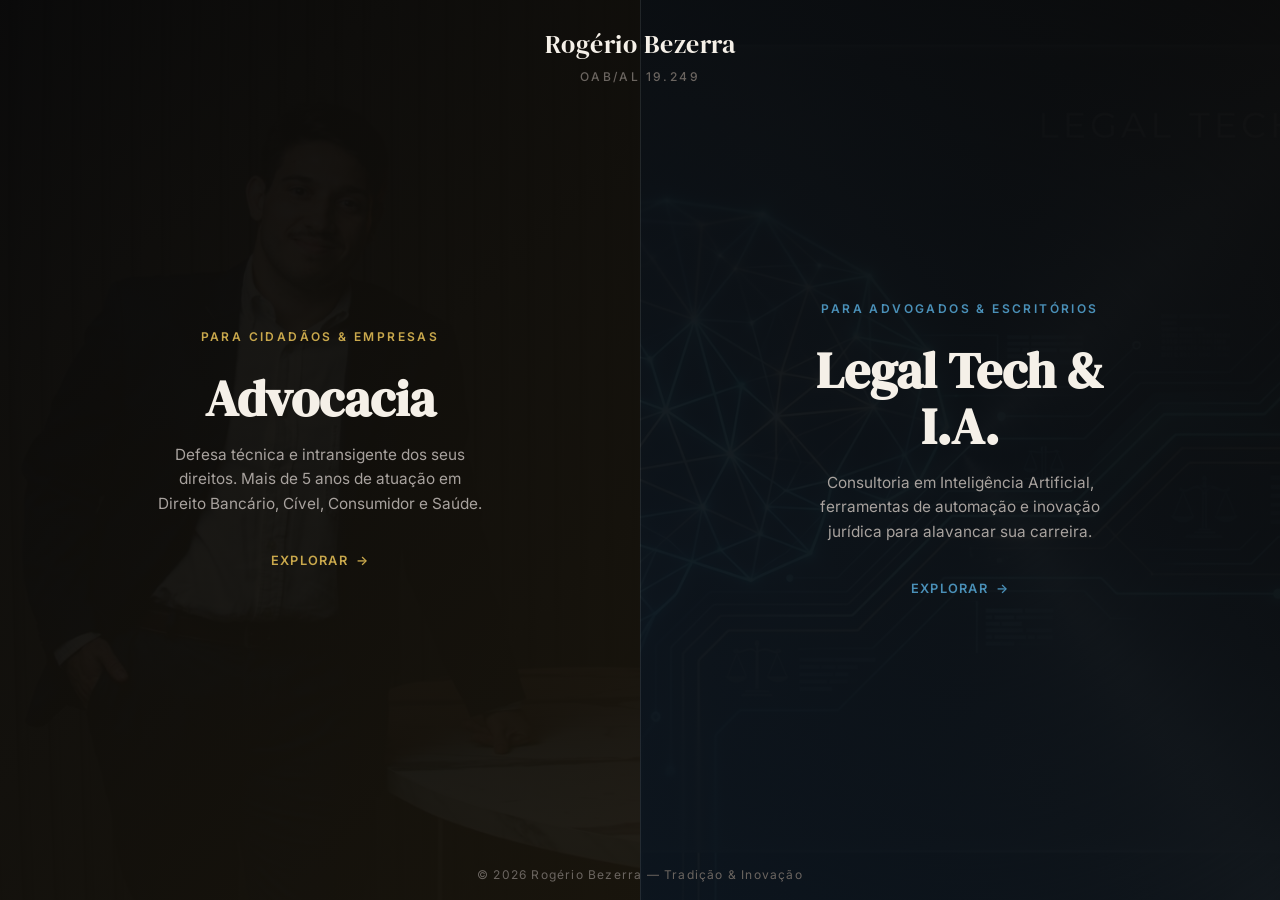
<file: index.html>
<!DOCTYPE html>
<html lang="pt-BR">
<head>
    <meta charset="UTF-8">
    <meta name="viewport" content="width=device-width, initial-scale=1.0">
    <title>Rogério Bezerra | Advocacia & Legal Tech</title>
    <meta name="description" content="Rogério Bezerra — Advogado especialista em Direito Bancário e Cível com mais de 5 anos de atuação. Consultor de Inteligência Artificial para advogados e escritórios de advocacia. OAB/AL 19.249.">
    <meta property="og:title" content="Rogério Bezerra | Advocacia & Legal Tech">
    <meta property="og:description" content="Advocacia especializada e consultoria em IA Jurídica. Tradição e inovação no mesmo profissional.">
    <meta property="og:type" content="website">
    <meta property="og:url" content="https://sbfrogerio.github.io/Rogerio-Bezerra/">
    <link rel="preconnect" href="https://fonts.googleapis.com">
    <link rel="preconnect" href="https://fonts.gstatic.com" crossorigin>
    <link rel="stylesheet" href="assets/css/style.css">
</head>
<body>

    <!-- Gateway Header -->
    <header class="gateway-header">
        <div class="gateway-logo">
            <div class="gateway-logo-name">Rogério Bezerra</div>
            <div class="gateway-logo-sub">OAB/AL 19.249</div>
        </div>
    </header>

    <!-- Gateway Split Screen -->
    <main class="gateway" id="gateway">

        <!-- Left Side — Advocacia -->
        <a href="advocacia.html" class="gateway-side side-advocacia" aria-label="Ir para a página de Advocacia">
            <div class="gateway-side-bg" style="background-image: url('assets/img/rogerio_standing.jpg');"></div>
            <div class="gateway-side-overlay"></div>
            <div class="gateway-side-content">
                <div class="gateway-side-label">Para Cidadãos & Empresas</div>
                <h2 class="gateway-side-title">Advocacia</h2>
                <p class="gateway-side-desc">Defesa técnica e intransigente dos seus direitos. Mais de 5 anos de atuação em Direito Bancário, Cível, Consumidor e Saúde.</p>
                <span class="gateway-side-cta">
                    Explorar <span class="arrow">→</span>
                </span>
            </div>
        </a>

        <!-- Vertical Divider -->
        <div class="gateway-divider"></div>

        <!-- Right Side — Legal Tech -->
        <a href="legaltech.html" class="gateway-side side-legaltech" aria-label="Ir para a página de Legal Tech & IA">
            <div class="gateway-side-bg" style="background-image: url('assets/img/tech_hero.png');"></div>
            <div class="gateway-side-overlay"></div>
            <div class="gateway-side-content">
                <div class="gateway-side-label">Para Advogados & Escritórios</div>
                <h2 class="gateway-side-title">Legal Tech & I.A.</h2>
                <p class="gateway-side-desc">Consultoria em Inteligência Artificial, ferramentas de automação e inovação jurídica para alavancar sua carreira.</p>
                <span class="gateway-side-cta">
                    Explorar <span class="arrow">→</span>
                </span>
            </div>
        </a>

    </main>

    <!-- Gateway Footer -->
    <footer class="gateway-footer">
        <span class="gateway-footer-text">© 2026 Rogério Bezerra — Tradição & Inovação</span>
    </footer>

    <script src="assets/js/main.js"></script>
</body>
</html>
</file>
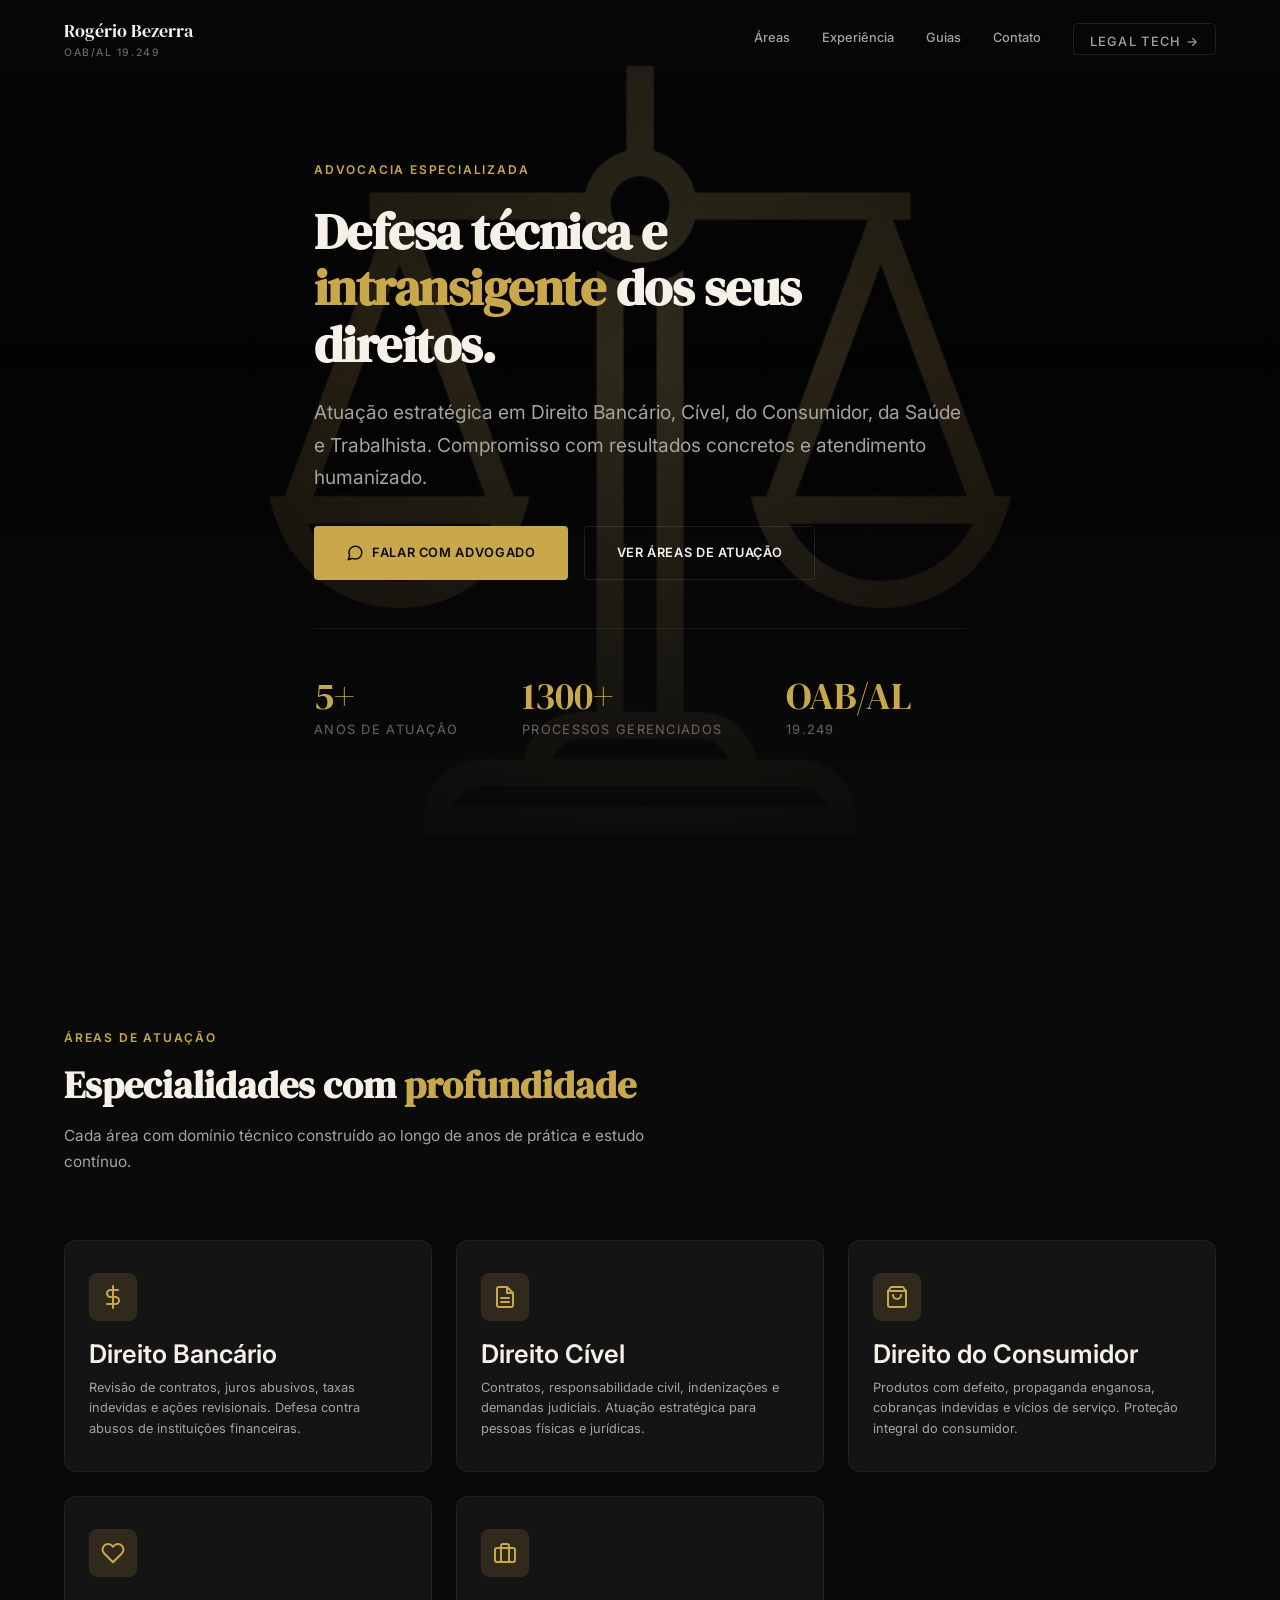
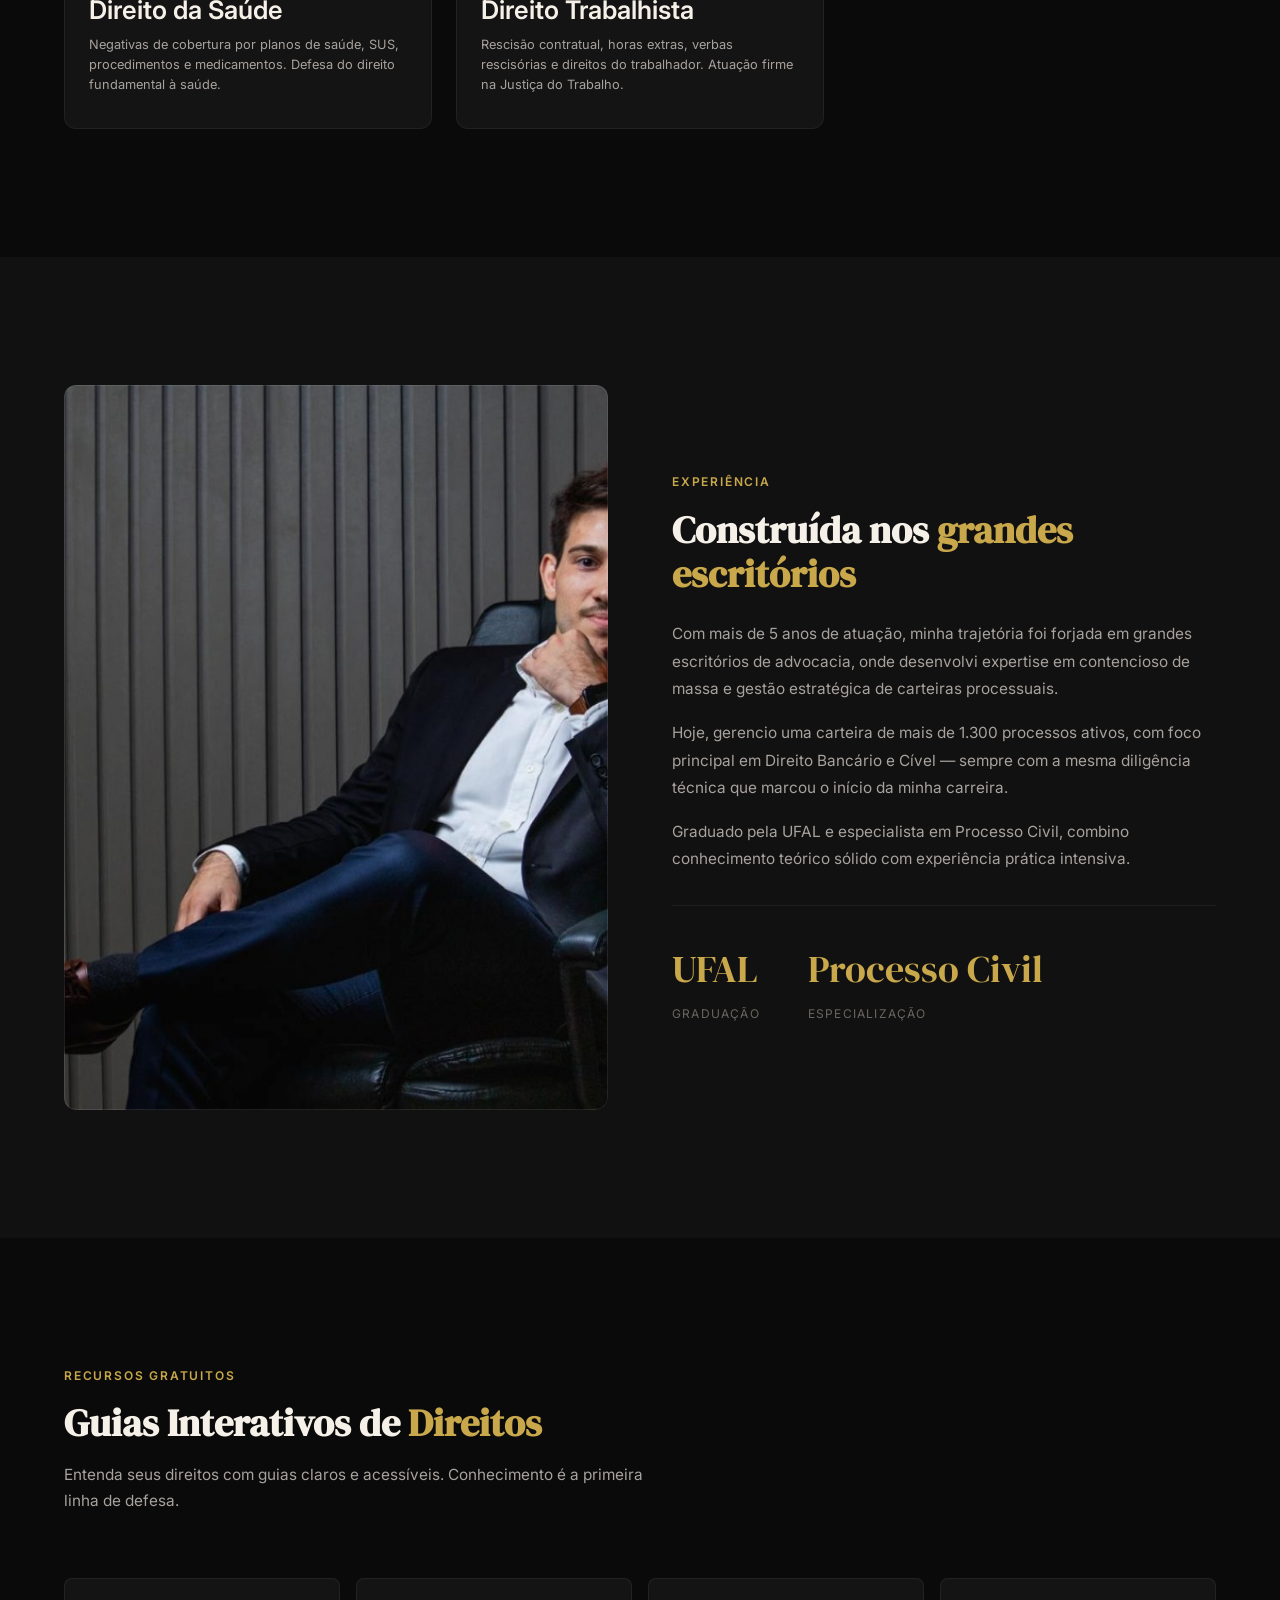
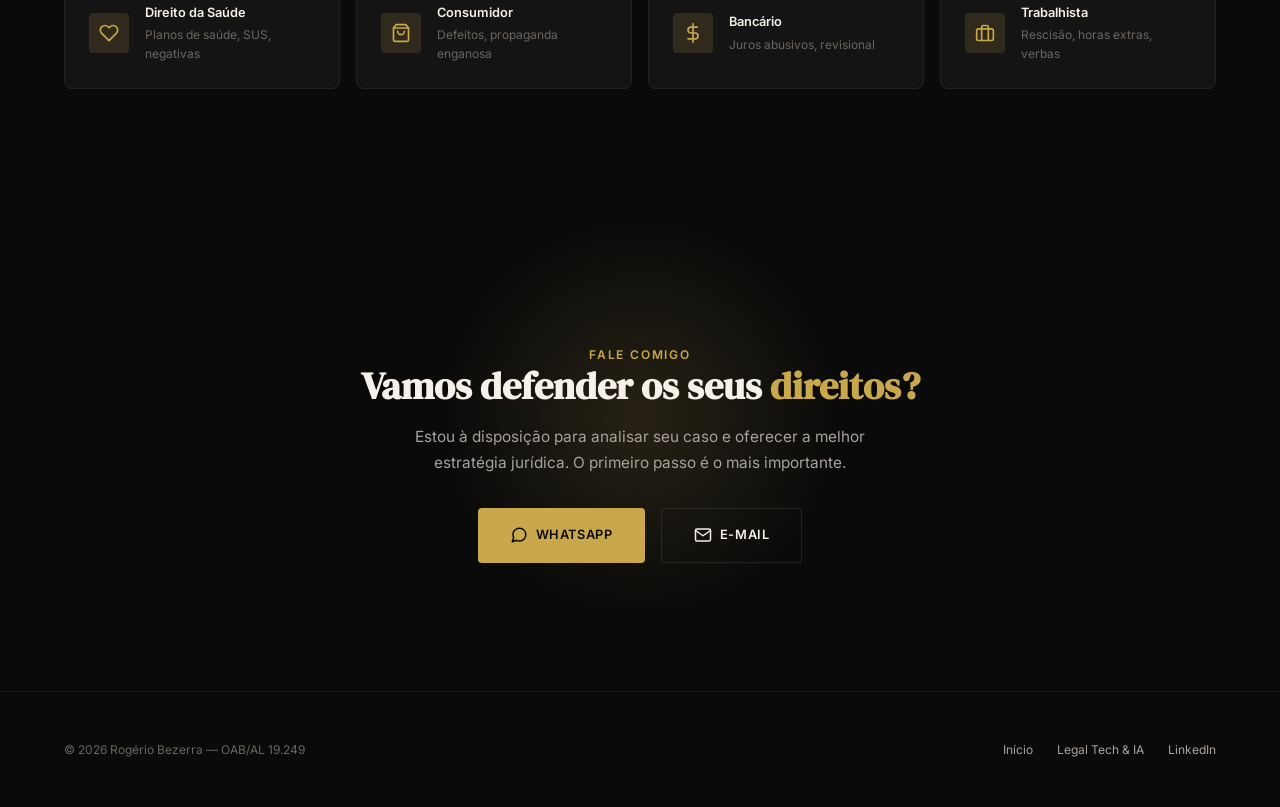
<file: advocacia.html>
<!DOCTYPE html>
<html lang="pt-BR">

<head>
    <meta charset="UTF-8">
    <meta name="viewport" content="width=device-width, initial-scale=1.0">
    <title>Advocacia Especializada | Rogério Bezerra — OAB/AL 19.249</title>
    <meta name="description"
        content="Advogado especialista em Direito Bancário, Cível, do Consumidor e da Saúde. Mais de 5 anos de atuação, gestão de 1300+ processos ativos. Atuação em Maceió/AL e todo o Brasil.">
    <meta property="og:title" content="Advocacia Especializada | Rogério Bezerra">
    <meta property="og:description"
        content="Defesa técnica e intransigente dos seus direitos. Direito Bancário, Cível, Consumidor, Saúde e Trabalhista.">
    <meta property="og:type" content="website">
    <link rel="preconnect" href="https://fonts.googleapis.com">
    <link rel="preconnect" href="https://fonts.gstatic.com" crossorigin>
    <link rel="stylesheet" href="assets/css/style.css">

    <!-- Schema Markup -->
    <script type="application/ld+json">
    {
        "@context": "https://schema.org",
        "@type": "LegalService",
        "name": "Rogério Bezerra — Advocacia",
        "description": "Advocacia especializada em Direito Bancário, Cível, do Consumidor, da Saúde e Trabalhista.",
        "url": "https://sbfrogerio.github.io/Rogerio-Bezerra/advocacia.html",
        "areaServed": "Brasil",
        "priceRange": "$$",
        "address": {
            "@type": "PostalAddress",
            "addressRegion": "AL",
            "addressCountry": "BR"
        },
        "employee": {
            "@type": "Person",
            "name": "Rogério Bezerra",
            "jobTitle": "Advogado",
            "description": "OAB/AL 19.249"
        }
    }
    </script>
</head>

<body>

    <!-- Navigation -->
    <nav class="navbar" id="navbar">
        <div class="container navbar-inner">
            <a href="index.html" class="navbar-logo">
                <span class="navbar-logo-name">Rogério Bezerra</span>
                <span class="navbar-logo-tag">OAB/AL 19.249</span>
            </a>

            <div class="navbar-links" id="nav-links">
                <a href="#areas" class="active">Áreas</a>
                <a href="#experiencia">Experiência</a>
                <a href="#guias">Guias</a>
                <a href="#contato">Contato</a>
                <a href="legaltech.html" class="navbar-switch">Legal Tech →</a>
            </div>

            <div class="menu-toggle" id="menu-toggle">
                <span></span>
                <span></span>
                <span></span>
            </div>
        </div>
    </nav>

    <!-- Hero -->
    <section class="hero" id="hero">
        <div class="hero-bg">
            <img src="assets/img/scales.png" alt="Símbolo da justiça" loading="eager">
        </div>
        <div class="hero-overlay"></div>
        <div class="container hero-content">
            <div class="label reveal">Advocacia Especializada</div>
            <h1 class="reveal reveal-delay-1">Defesa técnica e <br><span class="text-gold">intransigente</span> dos seus
                direitos.</h1>
            <p class="hero-description reveal reveal-delay-2">Atuação estratégica em Direito Bancário, Cível, do
                Consumidor, da Saúde e Trabalhista. Compromisso com resultados concretos e atendimento humanizado.</p>
            <div class="hero-actions reveal reveal-delay-3">
                <a href="https://wa.me/5582987673811" class="btn btn-primary" target="_blank" rel="noopener">
                    <svg width="18" height="18" viewBox="0 0 24 24" fill="none" stroke="currentColor" stroke-width="2"
                        stroke-linecap="round" stroke-linejoin="round">
                        <path
                            d="M21 11.5a8.38 8.38 0 0 1-.9 3.8 8.5 8.5 0 0 1-7.6 4.7 8.38 8.38 0 0 1-3.8-.9L3 21l1.9-5.7a8.38 8.38 0 0 1-.9-3.8 8.5 8.5 0 0 1 4.7-7.6 8.38 8.38 0 0 1 3.8-.9h.5a8.48 8.48 0 0 1 8 8v.5z">
                        </path>
                    </svg>
                    Falar com Advogado
                </a>
                <a href="#areas" class="btn btn-outline">Ver Áreas de Atuação</a>
            </div>
            <div class="hero-stats reveal reveal-delay-3">
                <div>
                    <div class="hero-stat-number">5+</div>
                    <div class="hero-stat-text">Anos de atuação</div>
                </div>
                <div>
                    <div class="hero-stat-number">1300+</div>
                    <div class="hero-stat-text">Processos gerenciados</div>
                </div>
                <div>
                    <div class="hero-stat-number">OAB/AL</div>
                    <div class="hero-stat-text">19.249</div>
                </div>
            </div>
        </div>
    </section>

    <!-- Áreas de Atuação -->
    <section class="section" id="areas">
        <div class="container">
            <div class="section-header reveal">
                <div class="label">Áreas de Atuação</div>
                <h2>Especialidades com <span class="text-gold">profundidade</span></h2>
                <p>Cada área com domínio técnico construído ao longo de anos de prática e estudo contínuo.</p>
            </div>

            <div class="areas-grid">
                <!-- Bancário -->
                <div class="area-card reveal reveal-delay-1">
                    <div class="area-card-icon">
                        <svg viewBox="0 0 24 24" fill="none" stroke="currentColor" stroke-width="2"
                            stroke-linecap="round" stroke-linejoin="round">
                            <line x1="12" y1="1" x2="12" y2="23"></line>
                            <path d="M17 5H9.5a3.5 3.5 0 0 0 0 7h5a3.5 3.5 0 0 1 0 7H6"></path>
                        </svg>
                    </div>
                    <h3>Direito Bancário</h3>
                    <p>Revisão de contratos, juros abusivos, taxas indevidas e ações revisionais. Defesa contra abusos
                        de instituições financeiras.</p>
                </div>

                <!-- Cível -->
                <div class="area-card reveal reveal-delay-2">
                    <div class="area-card-icon">
                        <svg viewBox="0 0 24 24" fill="none" stroke="currentColor" stroke-width="2"
                            stroke-linecap="round" stroke-linejoin="round">
                            <path d="M14 2H6a2 2 0 0 0-2 2v16a2 2 0 0 0 2 2h12a2 2 0 0 0 2-2V8z"></path>
                            <polyline points="14 2 14 8 20 8"></polyline>
                            <line x1="16" y1="13" x2="8" y2="13"></line>
                            <line x1="16" y1="17" x2="8" y2="17"></line>
                        </svg>
                    </div>
                    <h3>Direito Cível</h3>
                    <p>Contratos, responsabilidade civil, indenizações e demandas judiciais. Atuação estratégica para
                        pessoas físicas e jurídicas.</p>
                </div>

                <!-- Consumidor -->
                <div class="area-card reveal reveal-delay-3">
                    <div class="area-card-icon">
                        <svg viewBox="0 0 24 24" fill="none" stroke="currentColor" stroke-width="2"
                            stroke-linecap="round" stroke-linejoin="round">
                            <path d="M6 2L3 6v14a2 2 0 0 0 2 2h14a2 2 0 0 0 2-2V6l-3-4z"></path>
                            <line x1="3" y1="6" x2="21" y2="6"></line>
                            <path d="M16 10a4 4 0 0 1-8 0"></path>
                        </svg>
                    </div>
                    <h3>Direito do Consumidor</h3>
                    <p>Produtos com defeito, propaganda enganosa, cobranças indevidas e vícios de serviço. Proteção
                        integral do consumidor.</p>
                </div>

                <!-- Saúde -->
                <div class="area-card reveal reveal-delay-4">
                    <div class="area-card-icon">
                        <svg viewBox="0 0 24 24" fill="none" stroke="currentColor" stroke-width="2"
                            stroke-linecap="round" stroke-linejoin="round">
                            <path
                                d="M20.84 4.61a5.5 5.5 0 0 0-7.78 0L12 5.67l-1.06-1.06a5.5 5.5 0 0 0-7.78 7.78l1.06 1.06L12 21.23l7.78-7.78 1.06-1.06a5.5 5.5 0 0 0 0-7.78z">
                            </path>
                        </svg>
                    </div>
                    <h3>Direito da Saúde</h3>
                    <p>Negativas de cobertura por planos de saúde, SUS, procedimentos e medicamentos. Defesa do direito
                        fundamental à saúde.</p>
                </div>

                <!-- Trabalhista -->
                <div class="area-card reveal reveal-delay-1">
                    <div class="area-card-icon">
                        <svg viewBox="0 0 24 24" fill="none" stroke="currentColor" stroke-width="2"
                            stroke-linecap="round" stroke-linejoin="round">
                            <rect x="2" y="7" width="20" height="14" rx="2" ry="2"></rect>
                            <path d="M16 21V5a2 2 0 0 0-2-2h-4a2 2 0 0 0-2 2v16"></path>
                        </svg>
                    </div>
                    <h3>Direito Trabalhista</h3>
                    <p>Rescisão contratual, horas extras, verbas rescisórias e direitos do trabalhador. Atuação firme na
                        Justiça do Trabalho.</p>
                </div>
            </div>
        </div>
    </section>

    <!-- Experiência -->
    <section class="section" id="experiencia" style="background: var(--bg-secondary);">
        <div class="container">
            <div class="about-grid">
                <div class="about-img reveal-left">
                    <img src="assets/img/rogerio_sitting.jpg" alt="Rogério Bezerra — Advogado" loading="lazy">
                </div>
                <div class="about-text reveal-right">
                    <div class="label">Experiência</div>
                    <h2>Construída nos <span class="text-gold">grandes escritórios</span></h2>
                    <p>Com mais de 5 anos de atuação, minha trajetória foi forjada em grandes escritórios de advocacia,
                        onde desenvolvi expertise em contencioso de massa e gestão estratégica de carteiras processuais.
                    </p>
                    <p>Hoje, gerencio uma carteira de mais de 1.300 processos ativos, com foco principal em Direito
                        Bancário e Cível — sempre com a mesma diligência técnica que marcou o início da minha carreira.
                    </p>
                    <p>Graduado pela UFAL e especialista em Processo Civil, combino conhecimento teórico sólido com
                        experiência prática intensiva.</p>
                    <div class="about-stats">
                        <div>
                            <div class="about-stat-num">UFAL</div>
                            <div class="about-stat-label">Graduação</div>
                        </div>
                        <div>
                            <div class="about-stat-num">Processo Civil</div>
                            <div class="about-stat-label">Especialização</div>
                        </div>
                    </div>
                </div>
            </div>
        </div>
    </section>

    <!-- Guias Interativos -->
    <section class="section" id="guias">
        <div class="container">
            <div class="section-header reveal">
                <div class="label">Recursos Gratuitos</div>
                <h2>Guias Interativos de <span class="text-gold">Direitos</span></h2>
                <p>Entenda seus direitos com guias claros e acessíveis. Conhecimento é a primeira linha de defesa.</p>
            </div>

            <div class="guides-grid">
                <a href="https://sbfrogerio.github.io/Guia-Interativo-de-Direitos-da-Sa-de/"
                    class="guide-card reveal reveal-delay-1" target="_blank" rel="noopener">
                    <div class="guide-card-icon">
                        <svg viewBox="0 0 24 24" fill="none" stroke="currentColor" stroke-width="2"
                            stroke-linecap="round" stroke-linejoin="round">
                            <path
                                d="M20.84 4.61a5.5 5.5 0 0 0-7.78 0L12 5.67l-1.06-1.06a5.5 5.5 0 0 0-7.78 7.78l1.06 1.06L12 21.23l7.78-7.78 1.06-1.06a5.5 5.5 0 0 0 0-7.78z">
                            </path>
                        </svg>
                    </div>
                    <div>
                        <div class="guide-card-title">Direito da Saúde</div>
                        <div class="guide-card-sub">Planos de saúde, SUS, negativas</div>
                    </div>
                </a>

                <a href="https://sbfrogerio.github.io/Guia-Interativo-de-Direitos-do-Consumidor/"
                    class="guide-card reveal reveal-delay-2" target="_blank" rel="noopener">
                    <div class="guide-card-icon">
                        <svg viewBox="0 0 24 24" fill="none" stroke="currentColor" stroke-width="2"
                            stroke-linecap="round" stroke-linejoin="round">
                            <path d="M6 2L3 6v14a2 2 0 0 0 2 2h14a2 2 0 0 0 2-2V6l-3-4z"></path>
                            <line x1="3" y1="6" x2="21" y2="6"></line>
                            <path d="M16 10a4 4 0 0 1-8 0"></path>
                        </svg>
                    </div>
                    <div>
                        <div class="guide-card-title">Consumidor</div>
                        <div class="guide-card-sub">Defeitos, propaganda enganosa</div>
                    </div>
                </a>

                <a href="https://sbfrogerio.github.io/Seus-Direitos-Contra-Abusos-Banc-rios/"
                    class="guide-card reveal reveal-delay-3" target="_blank" rel="noopener">
                    <div class="guide-card-icon">
                        <svg viewBox="0 0 24 24" fill="none" stroke="currentColor" stroke-width="2"
                            stroke-linecap="round" stroke-linejoin="round">
                            <line x1="12" y1="1" x2="12" y2="23"></line>
                            <path d="M17 5H9.5a3.5 3.5 0 0 0 0 7h5a3.5 3.5 0 0 1 0 7H6"></path>
                        </svg>
                    </div>
                    <div>
                        <div class="guide-card-title">Bancário</div>
                        <div class="guide-card-sub">Juros abusivos, revisional</div>
                    </div>
                </a>

                <a href="https://sbfrogerio.github.io/Guia-Interativo-de-Direitos-Trabalhistas/"
                    class="guide-card reveal reveal-delay-4" target="_blank" rel="noopener">
                    <div class="guide-card-icon">
                        <svg viewBox="0 0 24 24" fill="none" stroke="currentColor" stroke-width="2"
                            stroke-linecap="round" stroke-linejoin="round">
                            <rect x="2" y="7" width="20" height="14" rx="2" ry="2"></rect>
                            <path d="M16 21V5a2 2 0 0 0-2-2h-4a2 2 0 0 0-2 2v16"></path>
                        </svg>
                    </div>
                    <div>
                        <div class="guide-card-title">Trabalhista</div>
                        <div class="guide-card-sub">Rescisão, horas extras, verbas</div>
                    </div>
                </a>
            </div>
        </div>
    </section>

    <!-- CTA / Contato -->
    <section class="cta-section section" id="contato">
        <div class="container">
            <div class="label reveal">Fale Comigo</div>
            <h2 class="reveal reveal-delay-1">Vamos defender os seus <span class="text-gold">direitos?</span></h2>
            <p class="reveal reveal-delay-2">Estou à disposição para analisar seu caso e oferecer a melhor estratégia
                jurídica. O primeiro passo é o mais importante.</p>
            <div class="cta-channels reveal reveal-delay-3">
                <a href="https://wa.me/5582987673811" class="btn btn-primary" target="_blank" rel="noopener">
                    <svg width="18" height="18" viewBox="0 0 24 24" fill="none" stroke="currentColor" stroke-width="2"
                        stroke-linecap="round" stroke-linejoin="round">
                        <path
                            d="M21 11.5a8.38 8.38 0 0 1-.9 3.8 8.5 8.5 0 0 1-7.6 4.7 8.38 8.38 0 0 1-3.8-.9L3 21l1.9-5.7a8.38 8.38 0 0 1-.9-3.8 8.5 8.5 0 0 1 4.7-7.6 8.38 8.38 0 0 1 3.8-.9h.5a8.48 8.48 0 0 1 8 8v.5z">
                        </path>
                    </svg>
                    WhatsApp
                </a>
                <a href="mailto:rogeriobezerra19249@gmail.com" class="btn btn-outline">
                    <svg width="18" height="18" viewBox="0 0 24 24" fill="none" stroke="currentColor" stroke-width="2"
                        stroke-linecap="round" stroke-linejoin="round">
                        <path d="M4 4h16c1.1 0 2 .9 2 2v12c0 1.1-.9 2-2 2H4c-1.1 0-2-.9-2-2V6c0-1.1.9-2 2-2z"></path>
                        <polyline points="22,6 12,13 2,6"></polyline>
                    </svg>
                    E-mail
                </a>
            </div>
        </div>
    </section>

    <!-- Footer -->
    <footer class="footer">
        <div class="container footer-inner">
            <div class="footer-left">© 2026 Rogério Bezerra — OAB/AL 19.249</div>
            <div class="footer-links">
                <a href="index.html">Início</a>
                <a href="legaltech.html">Legal Tech & IA</a>
                <a href="https://www.linkedin.com/in/rog%C3%A9rio-bezerra-95b434369/" target="_blank"
                    rel="noopener">LinkedIn</a>
            </div>
        </div>
    </footer>

    <script src="assets/js/main.js"></script>
</body>

</html>
</file>
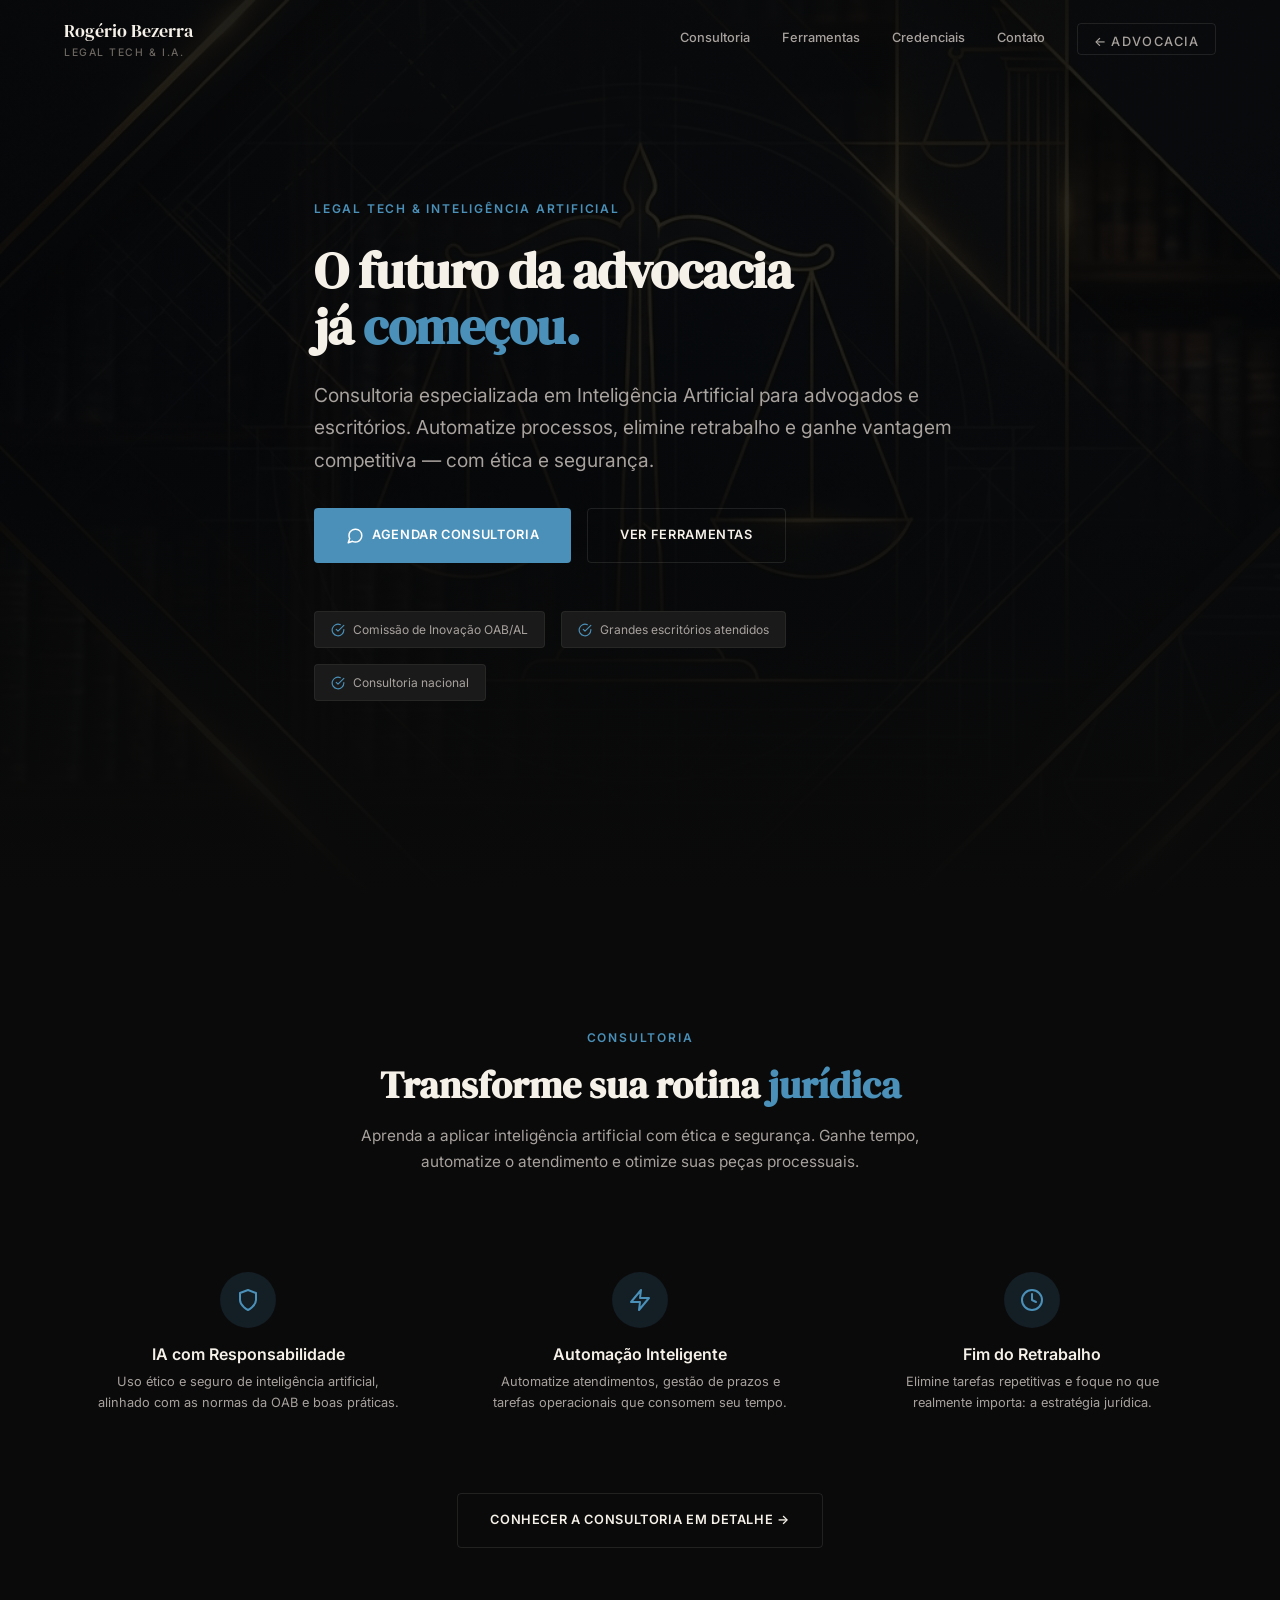
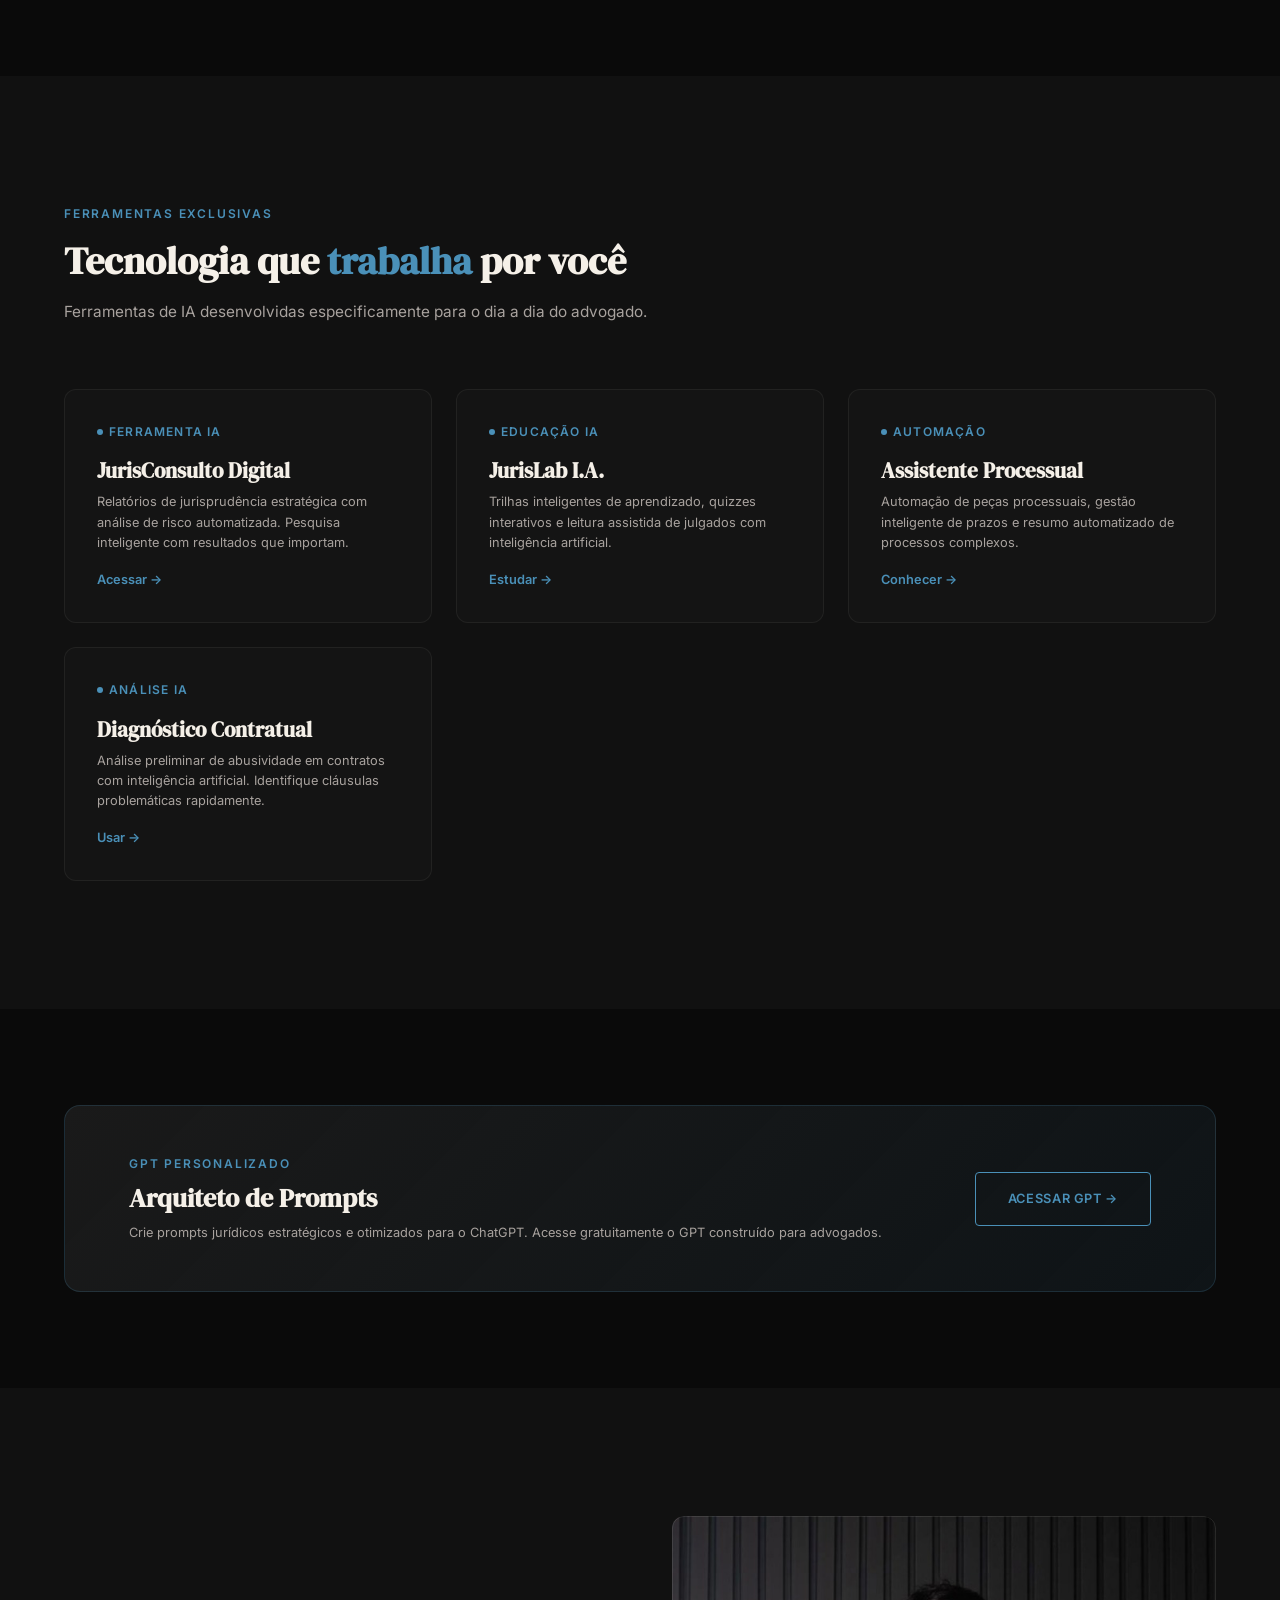
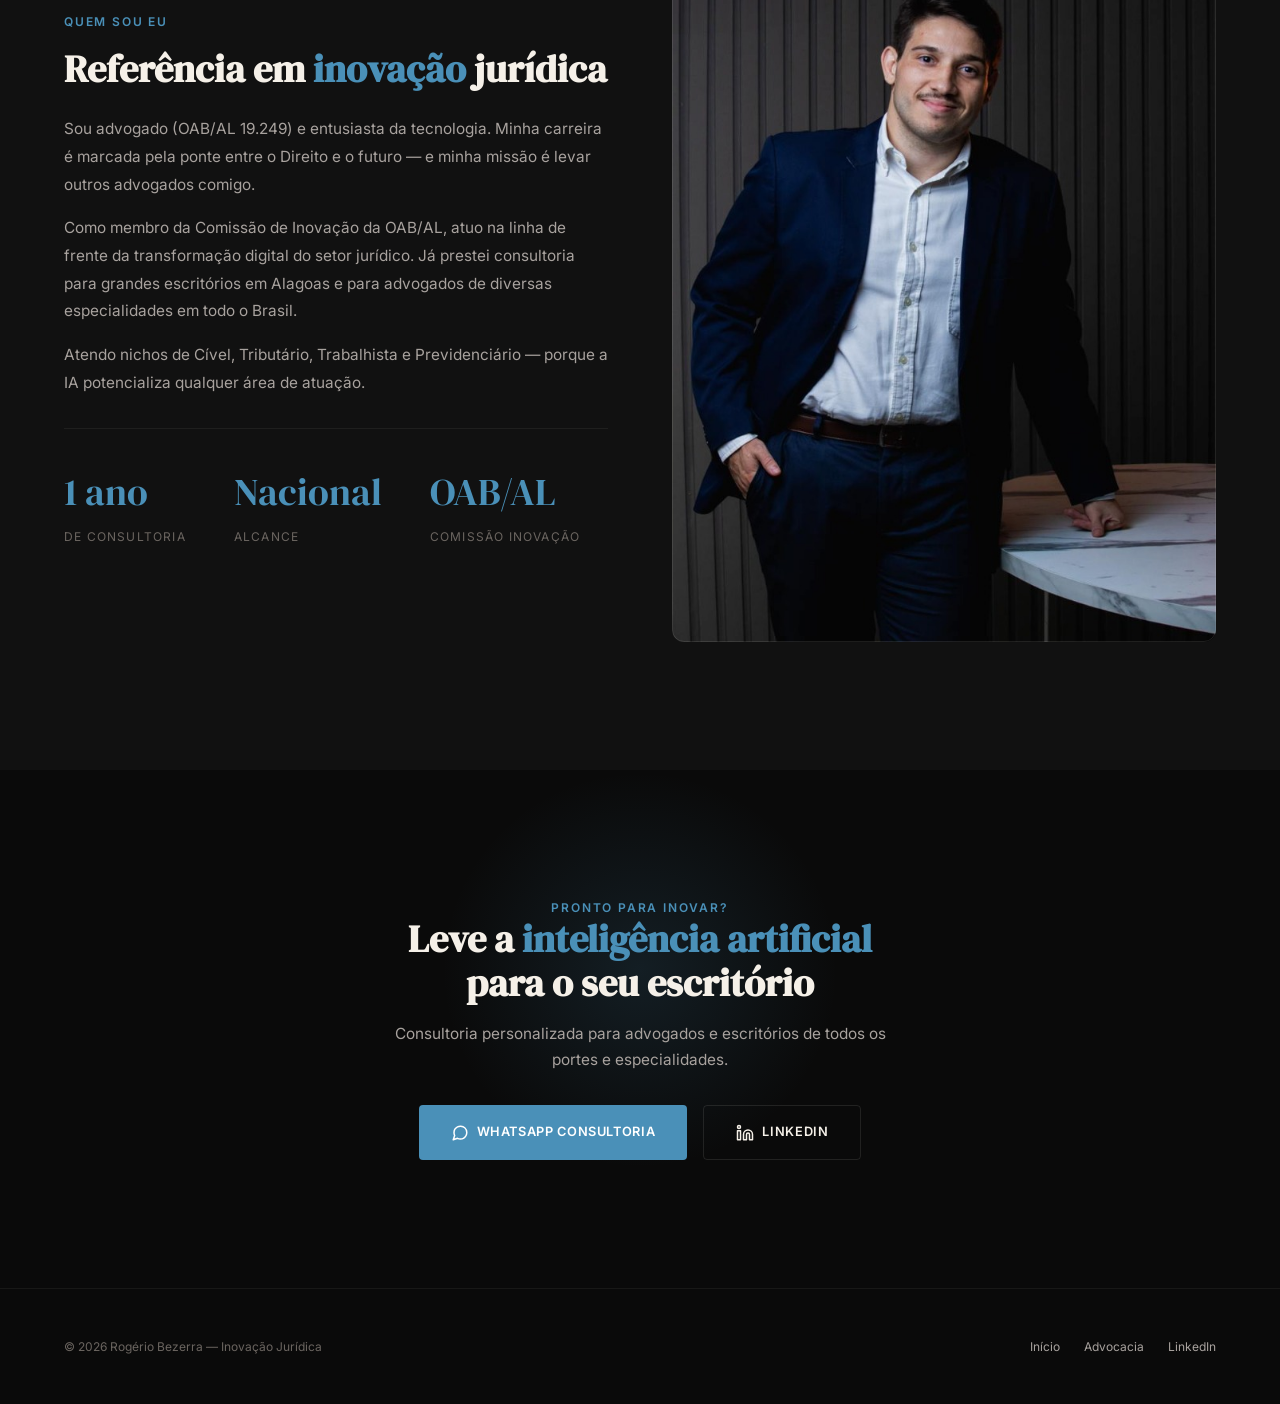
<file: legaltech.html>
<!DOCTYPE html>
<html lang="pt-BR">

<head>
    <meta charset="UTF-8">
    <meta name="viewport" content="width=device-width, initial-scale=1.0">
    <title>Legal Tech & I.A. | Rogério Bezerra — Consultoria para Advogados</title>
    <meta name="description"
        content="Consultoria em Inteligência Artificial para advogados e escritórios de advocacia. Ferramentas exclusivas de automação jurídica: JurisConsulto, JurisLab IA, Assistente Processual e mais. Membro da Comissão de Inovação da OAB/AL.">
    <meta property="og:title" content="Legal Tech & I.A. | Rogério Bezerra">
    <meta property="og:description"
        content="Consultoria em IA Jurídica, automação e inovação para advogados. Ferramentas exclusivas e treinamentos personalizados.">
    <meta property="og:type" content="website">
    <link rel="preconnect" href="https://fonts.googleapis.com">
    <link rel="preconnect" href="https://fonts.gstatic.com" crossorigin>
    <link rel="stylesheet" href="assets/css/style.css">

    <!-- Schema Markup -->
    <script type="application/ld+json">
    {
        "@context": "https://schema.org",
        "@type": "ProfessionalService",
        "name": "Rogério Bezerra — Legal Tech & IA",
        "description": "Consultoria em Inteligência Artificial e Legal Tech para advogados e escritórios de advocacia.",
        "url": "https://sbfrogerio.github.io/Rogerio-Bezerra/legaltech.html",
        "areaServed": "Brasil",
        "employee": {
            "@type": "Person",
            "name": "Rogério Bezerra",
            "jobTitle": "Consultor de Legal Tech & IA",
            "memberOf": {
                "@type": "Organization",
                "name": "Comissão de Inovação da OAB/AL"
            }
        }
    }
    </script>
</head>

<body>

    <!-- Navigation -->
    <nav class="navbar" id="navbar">
        <div class="container navbar-inner">
            <a href="index.html" class="navbar-logo">
                <span class="navbar-logo-name">Rogério Bezerra</span>
                <span class="navbar-logo-tag">Legal Tech & I.A.</span>
            </a>

            <div class="navbar-links" id="nav-links">
                <a href="#consultoria" class="active">Consultoria</a>
                <a href="#ferramentas">Ferramentas</a>
                <a href="#credenciais">Credenciais</a>
                <a href="#contato">Contato</a>
                <a href="advocacia.html" class="navbar-switch">← Advocacia</a>
            </div>

            <div class="menu-toggle" id="menu-toggle">
                <span></span>
                <span></span>
                <span></span>
            </div>
        </div>
    </nav>

    <!-- Hero -->
    <section class="hero" id="hero">
        <div class="hero-bg">
            <img src="assets/img/hero.png" alt="Tecnologia e Direito" loading="eager">
        </div>
        <div class="hero-overlay"></div>
        <div class="container hero-content">
            <div class="label reveal" style="color: var(--tech-blue);">Legal Tech & Inteligência Artificial</div>
            <h1 class="reveal reveal-delay-1">O futuro da advocacia <br>já <span
                    style="color: var(--tech-blue);">começou.</span></h1>
            <p class="hero-description reveal reveal-delay-2">Consultoria especializada em Inteligência Artificial para
                advogados e escritórios. Automatize processos, elimine retrabalho e ganhe vantagem competitiva — com
                ética e segurança.</p>
            <div class="hero-actions reveal reveal-delay-3">
                <a href="https://wa.me/5582981162313" class="btn btn-primary"
                    style="background: var(--tech-blue); color: #fff;" target="_blank" rel="noopener">
                    <svg width="18" height="18" viewBox="0 0 24 24" fill="none" stroke="currentColor" stroke-width="2"
                        stroke-linecap="round" stroke-linejoin="round">
                        <path
                            d="M21 11.5a8.38 8.38 0 0 1-.9 3.8 8.5 8.5 0 0 1-7.6 4.7 8.38 8.38 0 0 1-3.8-.9L3 21l1.9-5.7a8.38 8.38 0 0 1-.9-3.8 8.5 8.5 0 0 1 4.7-7.6 8.38 8.38 0 0 1 3.8-.9h.5a8.48 8.48 0 0 1 8 8v.5z">
                        </path>
                    </svg>
                    Agendar Consultoria
                </a>
                <a href="#ferramentas" class="btn btn-outline">Ver Ferramentas</a>
            </div>
            <div class="credentials reveal reveal-delay-3" style="margin-top: var(--space-2xl);">
                <div class="credential-tag">
                    <svg viewBox="0 0 24 24" fill="none" stroke="currentColor" stroke-width="2" stroke-linecap="round"
                        stroke-linejoin="round">
                        <path d="M22 11.08V12a10 10 0 1 1-5.93-9.14"></path>
                        <polyline points="22 4 12 14.01 9 11.01"></polyline>
                    </svg>
                    Comissão de Inovação OAB/AL
                </div>
                <div class="credential-tag">
                    <svg viewBox="0 0 24 24" fill="none" stroke="currentColor" stroke-width="2" stroke-linecap="round"
                        stroke-linejoin="round">
                        <path d="M22 11.08V12a10 10 0 1 1-5.93-9.14"></path>
                        <polyline points="22 4 12 14.01 9 11.01"></polyline>
                    </svg>
                    Grandes escritórios atendidos
                </div>
                <div class="credential-tag">
                    <svg viewBox="0 0 24 24" fill="none" stroke="currentColor" stroke-width="2" stroke-linecap="round"
                        stroke-linejoin="round">
                        <path d="M22 11.08V12a10 10 0 1 1-5.93-9.14"></path>
                        <polyline points="22 4 12 14.01 9 11.01"></polyline>
                    </svg>
                    Consultoria nacional
                </div>
            </div>
        </div>
    </section>

    <!-- Consultoria -->
    <section class="section" id="consultoria">
        <div class="container">
            <div class="section-header section-header-center reveal">
                <div class="label" style="color: var(--tech-blue);">Consultoria</div>
                <h2>Transforme sua rotina <span style="color: var(--tech-blue);">jurídica</span></h2>
                <p>Aprenda a aplicar inteligência artificial com ética e segurança. Ganhe tempo, automatize o
                    atendimento e otimize suas peças processuais.</p>
            </div>

            <div class="consult-features">
                <div class="consult-feature reveal reveal-delay-1">
                    <div class="consult-feature-icon">
                        <svg viewBox="0 0 24 24" fill="none" stroke="currentColor" stroke-width="2"
                            stroke-linecap="round" stroke-linejoin="round">
                            <path d="M12 22s8-4 8-10V5l-8-3-8 3v7c0 6 8 10 8 10z"></path>
                        </svg>
                    </div>
                    <h3>IA com Responsabilidade</h3>
                    <p>Uso ético e seguro de inteligência artificial, alinhado com as normas da OAB e boas práticas.</p>
                </div>

                <div class="consult-feature reveal reveal-delay-2">
                    <div class="consult-feature-icon">
                        <svg viewBox="0 0 24 24" fill="none" stroke="currentColor" stroke-width="2"
                            stroke-linecap="round" stroke-linejoin="round">
                            <path d="M13 2L3 14h9l-1 8 10-12h-9l1-8z"></path>
                        </svg>
                    </div>
                    <h3>Automação Inteligente</h3>
                    <p>Automatize atendimentos, gestão de prazos e tarefas operacionais que consomem seu tempo.</p>
                </div>

                <div class="consult-feature reveal reveal-delay-3">
                    <div class="consult-feature-icon">
                        <svg viewBox="0 0 24 24" fill="none" stroke="currentColor" stroke-width="2"
                            stroke-linecap="round" stroke-linejoin="round">
                            <circle cx="12" cy="12" r="10"></circle>
                            <polyline points="12 6 12 12 16 14"></polyline>
                        </svg>
                    </div>
                    <h3>Fim do Retrabalho</h3>
                    <p>Elimine tarefas repetitivas e foque no que realmente importa: a estratégia jurídica.</p>
                </div>
            </div>

            <div style="text-align: center; margin-top: var(--space-2xl);" class="reveal">
                <a href="https://sbfrogerio.github.io/Transforme-sua-Rotina-Jur-dica-com-Legal-Tech/"
                    class="btn btn-outline" target="_blank" rel="noopener">Conhecer a Consultoria em Detalhe →</a>
            </div>
        </div>
    </section>

    <!-- Ferramentas -->
    <section class="section" id="ferramentas" style="background: var(--bg-secondary);">
        <div class="container">
            <div class="section-header reveal">
                <div class="label" style="color: var(--tech-blue);">Ferramentas Exclusivas</div>
                <h2>Tecnologia que <span style="color: var(--tech-blue);">trabalha</span> por você</h2>
                <p>Ferramentas de IA desenvolvidas especificamente para o dia a dia do advogado.</p>
            </div>

            <div class="tools-grid">
                <!-- JurisConsulto -->
                <a href="https://sbfrogerio.github.io/JurisConsulto/" class="tool-card reveal reveal-delay-1"
                    target="_blank" rel="noopener">
                    <div class="tool-card-badge">Ferramenta IA</div>
                    <h3>JurisConsulto Digital</h3>
                    <p>Relatórios de jurisprudência estratégica com análise de risco automatizada. Pesquisa inteligente
                        com resultados que importam.</p>
                    <span class="tool-card-link">Acessar →</span>
                </a>

                <!-- JurisLab -->
                <a href="https://sbfrogerio.github.io/JurisLab-te-ensinando-Direito-com-I.A./"
                    class="tool-card reveal reveal-delay-2" target="_blank" rel="noopener">
                    <div class="tool-card-badge">Educação IA</div>
                    <h3>JurisLab I.A.</h3>
                    <p>Trilhas inteligentes de aprendizado, quizzes interativos e leitura assistida de julgados com
                        inteligência artificial.</p>
                    <span class="tool-card-link">Estudar →</span>
                </a>

                <!-- Assistente Processual -->
                <a href="https://sbfrogerio.github.io/Assistente-de-Intelig-ncia-Processual-/"
                    class="tool-card reveal reveal-delay-3" target="_blank" rel="noopener">
                    <div class="tool-card-badge">Automação</div>
                    <h3>Assistente Processual</h3>
                    <p>Automação de peças processuais, gestão inteligente de prazos e resumo automatizado de processos
                        complexos.</p>
                    <span class="tool-card-link">Conhecer →</span>
                </a>

                <!-- Diagnóstico Contratual -->
                <a href="https://sbfrogerio.github.io/analise-de-abusividade-contratual/"
                    class="tool-card reveal reveal-delay-4" target="_blank" rel="noopener">
                    <div class="tool-card-badge">Análise IA</div>
                    <h3>Diagnóstico Contratual</h3>
                    <p>Análise preliminar de abusividade em contratos com inteligência artificial. Identifique cláusulas
                        problemáticas rapidamente.</p>
                    <span class="tool-card-link">Usar →</span>
                </a>
            </div>
        </div>
    </section>

    <!-- GPT Promo -->
    <section class="section-sm">
        <div class="container">
            <a href="https://chatgpt.com/g/g-68be8413aaa48191b7a21224e265491b-arquiteto-de-prompts-lite"
                class="gpt-promo reveal" target="_blank" rel="noopener">
                <div class="gpt-promo-content">
                    <div class="label" style="color: var(--tech-blue); margin-bottom: var(--space-sm);">GPT
                        Personalizado</div>
                    <h3>Arquiteto de Prompts</h3>
                    <p>Crie prompts jurídicos estratégicos e otimizados para o ChatGPT. Acesse gratuitamente o GPT
                        construído para advogados.</p>
                </div>
                <span class="btn btn-outline"
                    style="border-color: var(--tech-blue); color: var(--tech-blue); flex-shrink: 0;">Acessar GPT
                    →</span>
            </a>
        </div>
    </section>

    <!-- Credenciais -->
    <section class="section" id="credenciais" style="background: var(--bg-secondary);">
        <div class="container">
            <div class="about-grid">
                <div class="about-text reveal-left">
                    <div class="label" style="color: var(--tech-blue);">Quem sou eu</div>
                    <h2>Referência em <span style="color: var(--tech-blue);">inovação</span> jurídica</h2>
                    <p>Sou advogado (OAB/AL 19.249) e entusiasta da tecnologia. Minha carreira é marcada pela ponte
                        entre o Direito e o futuro — e minha missão é levar outros advogados comigo.</p>
                    <p>Como membro da Comissão de Inovação da OAB/AL, atuo na linha de frente da transformação digital
                        do setor jurídico. Já prestei consultoria para grandes escritórios em Alagoas e para advogados
                        de diversas especialidades em todo o Brasil.</p>
                    <p>Atendo nichos de Cível, Tributário, Trabalhista e Previdenciário — porque a IA potencializa
                        qualquer área de atuação.</p>
                    <div class="about-stats">
                        <div>
                            <div class="about-stat-num" style="color: var(--tech-blue);">1 ano</div>
                            <div class="about-stat-label">De consultoria</div>
                        </div>
                        <div>
                            <div class="about-stat-num" style="color: var(--tech-blue);">Nacional</div>
                            <div class="about-stat-label">Alcance</div>
                        </div>
                        <div>
                            <div class="about-stat-num" style="color: var(--tech-blue);">OAB/AL</div>
                            <div class="about-stat-label">Comissão Inovação</div>
                        </div>
                    </div>
                </div>
                <div class="about-img reveal-right">
                    <img src="assets/img/rogerio_standing.jpg" alt="Rogério Bezerra — Consultor Legal Tech"
                        loading="lazy">
                </div>
            </div>
        </div>
    </section>

    <!-- CTA / Contato -->
    <section class="cta-section cta-tech section" id="contato">
        <div class="container">
            <div class="label reveal" style="color: var(--tech-blue);">Pronto para inovar?</div>
            <h2 class="reveal reveal-delay-1">Leve a <span style="color: var(--tech-blue);">inteligência
                    artificial</span> <br>para o seu escritório</h2>
            <p class="reveal reveal-delay-2">Consultoria personalizada para advogados e escritórios de todos os portes e
                especialidades.</p>
            <div class="cta-channels reveal reveal-delay-3">
                <a href="https://wa.me/5582981162313" class="btn btn-primary"
                    style="background: var(--tech-blue); color: #fff;" target="_blank" rel="noopener">
                    <svg width="18" height="18" viewBox="0 0 24 24" fill="none" stroke="currentColor" stroke-width="2"
                        stroke-linecap="round" stroke-linejoin="round">
                        <path
                            d="M21 11.5a8.38 8.38 0 0 1-.9 3.8 8.5 8.5 0 0 1-7.6 4.7 8.38 8.38 0 0 1-3.8-.9L3 21l1.9-5.7a8.38 8.38 0 0 1-.9-3.8 8.5 8.5 0 0 1 4.7-7.6 8.38 8.38 0 0 1 3.8-.9h.5a8.48 8.48 0 0 1 8 8v.5z">
                        </path>
                    </svg>
                    WhatsApp Consultoria
                </a>
                <a href="https://www.linkedin.com/in/rog%C3%A9rio-bezerra-95b434369/" class="btn btn-outline"
                    target="_blank" rel="noopener">
                    <svg width="18" height="18" viewBox="0 0 24 24" fill="none" stroke="currentColor" stroke-width="2"
                        stroke-linecap="round" stroke-linejoin="round">
                        <path d="M16 8a6 6 0 0 1 6 6v7h-4v-7a2 2 0 0 0-2-2 2 2 0 0 0-2 2v7h-4v-7a6 6 0 0 1 6-6z"></path>
                        <rect x="2" y="9" width="4" height="12"></rect>
                        <circle cx="4" cy="4" r="2"></circle>
                    </svg>
                    LinkedIn
                </a>
            </div>
        </div>
    </section>

    <!-- Footer -->
    <footer class="footer">
        <div class="container footer-inner">
            <div class="footer-left">© 2026 Rogério Bezerra — Inovação Jurídica</div>
            <div class="footer-links">
                <a href="index.html">Início</a>
                <a href="advocacia.html">Advocacia</a>
                <a href="https://www.linkedin.com/in/rog%C3%A9rio-bezerra-95b434369/" target="_blank"
                    rel="noopener">LinkedIn</a>
            </div>
        </div>
    </footer>

    <script src="assets/js/main.js"></script>
</body>

</html>
</file>
<file: assets/css/style.css>
/* ============================================================
   ROGÉRIO BEZERRA — Design System
   Premium Dark Theme · Advocacia & Legal Tech
   ============================================================ */

/* --- Google Fonts Import --- */
@import url('https://fonts.googleapis.com/css2?family=DM+Serif+Display:ital@0;1&family=Inter:wght@300;400;500;600;700&display=swap');

/* --- Custom Properties --- */
:root {
  /* Base Colors */
  --bg-primary: #0a0a0a;
  --bg-secondary: #111111;
  --bg-elevated: #1a1a1a;
  --bg-card: #141414;
  --bg-overlay: rgba(10, 10, 10, 0.85);

  /* Accent Colors */
  --gold: #c9a84c;
  --gold-light: #d4b85a;
  --gold-dim: #a08636;
  --gold-glow: rgba(201, 168, 76, 0.15);
  --gold-border: rgba(201, 168, 76, 0.2);

  /* Text Colors */
  --text-primary: #f5f0e8;
  --text-secondary: #a8a29e;
  --text-muted: #6b6560;
  --text-inverse: #0a0a0a;

  /* Tech Accent (used on Legal Tech side) */
  --tech-blue: #4a90b8;
  --tech-blue-dim: #3a7295;
  --tech-glow: rgba(74, 144, 184, 0.15);

  /* Borders */
  --border-subtle: rgba(245, 240, 232, 0.06);
  --border-light: rgba(245, 240, 232, 0.1);
  --border-gold: rgba(201, 168, 76, 0.3);

  /* Typography Scale (1.333 — Perfect Fourth) */
  --fs-display: clamp(2.8rem, 6vw, 5rem);
  --fs-h1: clamp(2rem, 4vw, 3.2rem);
  --fs-h2: clamp(1.6rem, 3vw, 2.4rem);
  --fs-h3: clamp(1.2rem, 2vw, 1.6rem);
  --fs-body: clamp(0.95rem, 1.2vw, 1.1rem);
  --fs-small: clamp(0.8rem, 1vw, 0.9rem);
  --fs-caption: 0.75rem;

  /* Font Families */
  --ff-display: 'DM Serif Display', Georgia, serif;
  --ff-body: 'Inter', -apple-system, BlinkMacSystemFont, sans-serif;

  /* Spacing (8px grid) */
  --space-xs: 4px;
  --space-sm: 8px;
  --space-md: 16px;
  --space-lg: 24px;
  --space-xl: 32px;
  --space-2xl: 48px;
  --space-3xl: 64px;
  --space-4xl: 96px;
  --space-5xl: 128px;

  /* Transitions */
  --ease-out: cubic-bezier(0.16, 1, 0.3, 1);
  --ease-in-out: cubic-bezier(0.65, 0, 0.35, 1);
  --duration-fast: 200ms;
  --duration-normal: 400ms;
  --duration-slow: 600ms;
  --duration-reveal: 800ms;

  /* Shadows */
  --shadow-sm: 0 2px 8px rgba(0,0,0,0.3);
  --shadow-md: 0 4px 24px rgba(0,0,0,0.4);
  --shadow-lg: 0 8px 48px rgba(0,0,0,0.5);
  --shadow-gold: 0 4px 32px rgba(201, 168, 76, 0.12);

  /* Radius */
  --radius-sm: 4px;
  --radius-md: 8px;
  --radius-lg: 12px;
  --radius-xl: 16px;
}

/* --- Reset & Base --- */
*,
*::before,
*::after {
  margin: 0;
  padding: 0;
  box-sizing: border-box;
}

html {
  scroll-behavior: smooth;
  -webkit-font-smoothing: antialiased;
  -moz-osx-font-smoothing: grayscale;
}

body {
  font-family: var(--ff-body);
  font-size: var(--fs-body);
  line-height: 1.6;
  color: var(--text-primary);
  background-color: var(--bg-primary);
  overflow-x: hidden;
}

img {
  max-width: 100%;
  height: auto;
  display: block;
}

a {
  text-decoration: none;
  color: inherit;
  transition: color var(--duration-fast) var(--ease-out);
}

ul, ol {
  list-style: none;
}

button {
  font-family: inherit;
  cursor: pointer;
  border: none;
  background: none;
}

::selection {
  background: var(--gold);
  color: var(--bg-primary);
}

/* --- Typography --- */
.display-text {
  font-family: var(--ff-display);
  font-size: var(--fs-display);
  line-height: 1.05;
  letter-spacing: -0.02em;
  color: var(--text-primary);
}

h1, .h1 {
  font-family: var(--ff-display);
  font-size: var(--fs-h1);
  line-height: 1.1;
  letter-spacing: -0.01em;
}

h2, .h2 {
  font-family: var(--ff-display);
  font-size: var(--fs-h2);
  line-height: 1.15;
}

h3, .h3 {
  font-family: var(--ff-body);
  font-size: var(--fs-h3);
  font-weight: 600;
  line-height: 1.3;
}

.text-gold { color: var(--gold); }
.text-secondary { color: var(--text-secondary); }
.text-muted { color: var(--text-muted); }

.label {
  font-family: var(--ff-body);
  font-size: var(--fs-caption);
  font-weight: 600;
  letter-spacing: 0.15em;
  text-transform: uppercase;
  color: var(--gold);
}

/* --- Buttons --- */
.btn {
  display: inline-flex;
  align-items: center;
  gap: var(--space-sm);
  padding: var(--space-md) var(--space-xl);
  font-family: var(--ff-body);
  font-size: var(--fs-small);
  font-weight: 600;
  letter-spacing: 0.05em;
  text-transform: uppercase;
  border-radius: var(--radius-sm);
  transition: all var(--duration-normal) var(--ease-out);
  position: relative;
  overflow: hidden;
}

.btn-primary {
  background: var(--gold);
  color: var(--bg-primary);
}
.btn-primary:hover {
  background: var(--gold-light);
  transform: translateY(-2px);
  box-shadow: var(--shadow-gold);
}

.btn-outline {
  background: transparent;
  color: var(--text-primary);
  border: 1px solid var(--border-light);
}
.btn-outline:hover {
  border-color: var(--gold);
  color: var(--gold);
  transform: translateY(-2px);
}

.btn-ghost {
  background: transparent;
  color: var(--gold);
  padding: var(--space-sm) 0;
}
.btn-ghost::after {
  content: '';
  position: absolute;
  bottom: 0;
  left: 0;
  width: 0;
  height: 1px;
  background: var(--gold);
  transition: width var(--duration-normal) var(--ease-out);
}
.btn-ghost:hover::after {
  width: 100%;
}

.btn-icon {
  width: 48px;
  height: 48px;
  padding: 0;
  display: inline-flex;
  align-items: center;
  justify-content: center;
  border-radius: 50%;
  border: 1px solid var(--border-light);
  color: var(--text-secondary);
  transition: all var(--duration-normal) var(--ease-out);
}
.btn-icon:hover {
  border-color: var(--gold);
  color: var(--gold);
  background: var(--gold-glow);
}

/* --- Container --- */
.container {
  width: 100%;
  max-width: 1200px;
  margin: 0 auto;
  padding: 0 var(--space-lg);
}

.container-narrow {
  max-width: 800px;
}

/* --- Section Spacing --- */
.section {
  padding: var(--space-5xl) 0;
  position: relative;
}

.section-sm {
  padding: var(--space-4xl) 0;
}

/* --- Cards --- */
.card {
  background: var(--bg-card);
  border: 1px solid var(--border-subtle);
  border-radius: var(--radius-lg);
  padding: var(--space-xl);
  transition: all var(--duration-normal) var(--ease-out);
}

.card:hover {
  border-color: var(--border-gold);
  transform: translateY(-4px);
  box-shadow: var(--shadow-md);
}

/* --- Dividers --- */
.divider {
  width: 48px;
  height: 2px;
  background: var(--gold);
  margin: var(--space-lg) 0;
}

.divider-center {
  margin-left: auto;
  margin-right: auto;
}

/* --- Scroll Reveal Animations --- */
.reveal {
  opacity: 0;
  transform: translateY(32px);
  transition: opacity var(--duration-reveal) var(--ease-out), transform var(--duration-reveal) var(--ease-out);
}

.reveal.visible {
  opacity: 1;
  transform: translateY(0);
}

.reveal-delay-1 { transition-delay: 100ms; }
.reveal-delay-2 { transition-delay: 200ms; }
.reveal-delay-3 { transition-delay: 300ms; }
.reveal-delay-4 { transition-delay: 400ms; }

.reveal-left {
  opacity: 0;
  transform: translateX(-32px);
  transition: opacity var(--duration-reveal) var(--ease-out), transform var(--duration-reveal) var(--ease-out);
}
.reveal-left.visible {
  opacity: 1;
  transform: translateX(0);
}

.reveal-right {
  opacity: 0;
  transform: translateX(32px);
  transition: opacity var(--duration-reveal) var(--ease-out), transform var(--duration-reveal) var(--ease-out);
}
.reveal-right.visible {
  opacity: 1;
  transform: translateX(0);
}

/* ============================================================
   GATEWAY PAGE (index.html) — Split Screen
   ============================================================ */

/* --- Gateway Header --- */
.gateway-header {
  position: fixed;
  top: 0;
  left: 0;
  width: 100%;
  z-index: 100;
  padding: var(--space-lg) var(--space-xl);
  display: flex;
  justify-content: center;
  align-items: center;
  pointer-events: none;
}

.gateway-logo {
  text-align: center;
  pointer-events: auto;
}

.gateway-logo-name {
  font-family: var(--ff-display);
  font-size: clamp(1.2rem, 2vw, 1.6rem);
  color: var(--text-primary);
  letter-spacing: 0.02em;
}

.gateway-logo-sub {
  font-family: var(--ff-body);
  font-size: var(--fs-caption);
  font-weight: 500;
  letter-spacing: 0.2em;
  text-transform: uppercase;
  color: var(--text-muted);
  margin-top: 2px;
}

/* --- Gateway Split Screen --- */
.gateway {
  width: 100%;
  height: 100vh;
  display: flex;
  overflow: hidden;
}

.gateway-side {
  position: relative;
  flex: 1;
  display: flex;
  flex-direction: column;
  justify-content: center;
  align-items: center;
  text-align: center;
  cursor: pointer;
  overflow: hidden;
  transition: flex var(--duration-slow) var(--ease-out);
}

.gateway:hover .gateway-side {
  flex: 0.85;
}

.gateway-side:hover {
  flex: 1.3 !important;
}

/* Side backgrounds */
.gateway-side-bg {
  position: absolute;
  inset: 0;
  z-index: 0;
  background-size: cover;
  background-position: center;
  transition: transform var(--duration-slow) var(--ease-out);
  filter: brightness(0.3);
}

.gateway-side:hover .gateway-side-bg {
  transform: scale(1.05);
  filter: brightness(0.4);
}

.gateway-side-overlay {
  position: absolute;
  inset: 0;
  z-index: 1;
}

.side-advocacia .gateway-side-overlay {
  background: linear-gradient(135deg, rgba(10, 10, 10, 0.9) 0%, rgba(30, 25, 15, 0.8) 100%);
}

.side-legaltech .gateway-side-overlay {
  background: linear-gradient(225deg, rgba(10, 10, 10, 0.9) 0%, rgba(15, 25, 35, 0.8) 100%);
}

/* Vertical divider */
.gateway-divider {
  position: absolute;
  top: 0;
  left: 50%;
  width: 1px;
  height: 100%;
  background: var(--border-light);
  z-index: 50;
  pointer-events: none;
  transition: opacity var(--duration-slow) var(--ease-out);
}

.gateway:hover .gateway-divider {
  opacity: 0.3;
}

/* Side content */
.gateway-side-content {
  position: relative;
  z-index: 10;
  padding: var(--space-2xl);
  max-width: 420px;
  transition: transform var(--duration-normal) var(--ease-out);
}

.gateway-side:hover .gateway-side-content {
  transform: translateY(-8px);
}

.gateway-side-label {
  font-family: var(--ff-body);
  font-size: var(--fs-caption);
  font-weight: 600;
  letter-spacing: 0.2em;
  text-transform: uppercase;
  margin-bottom: var(--space-lg);
}

.side-advocacia .gateway-side-label { color: var(--gold); }
.side-legaltech .gateway-side-label { color: var(--tech-blue); }

.gateway-side-title {
  font-family: var(--ff-display);
  font-size: var(--fs-h1);
  color: var(--text-primary);
  margin-bottom: var(--space-md);
  line-height: 1.1;
}

.gateway-side-desc {
  font-size: var(--fs-body);
  color: var(--text-secondary);
  line-height: 1.6;
  margin-bottom: var(--space-xl);
}

.gateway-side-cta {
  display: inline-flex;
  align-items: center;
  gap: var(--space-sm);
  font-size: var(--fs-small);
  font-weight: 600;
  letter-spacing: 0.1em;
  text-transform: uppercase;
  transition: all var(--duration-normal) var(--ease-out);
}

.side-advocacia .gateway-side-cta { color: var(--gold); }
.side-legaltech .gateway-side-cta { color: var(--tech-blue); }

.gateway-side-cta .arrow {
  display: inline-block;
  transition: transform var(--duration-normal) var(--ease-out);
}

.gateway-side:hover .gateway-side-cta .arrow {
  transform: translateX(6px);
}

/* Gateway footer */
.gateway-footer {
  position: fixed;
  bottom: 0;
  left: 0;
  width: 100%;
  z-index: 50;
  padding: var(--space-md) var(--space-xl);
  display: flex;
  justify-content: center;
  pointer-events: none;
}

.gateway-footer-text {
  font-size: var(--fs-caption);
  color: var(--text-muted);
  letter-spacing: 0.1em;
}

/* --- Gateway Mobile --- */
@media (max-width: 768px) {
  .gateway {
    flex-direction: column;
  }

  .gateway-divider {
    top: 50%;
    left: 0;
    width: 100%;
    height: 1px;
  }

  .gateway:hover .gateway-side {
    flex: 1;
  }

  .gateway-side:hover {
    flex: 1.15 !important;
  }

  .gateway-header {
    padding: var(--space-md);
  }

  .gateway-side-title {
    font-size: clamp(1.4rem, 5vw, 2rem);
  }

  .gateway-side-content {
    padding: var(--space-lg);
  }
}

/* ============================================================
   SUBPAGE SHARED STYLES (advocacia.html, legaltech.html)
   ============================================================ */

/* --- Navigation --- */
.navbar {
  position: fixed;
  top: 0;
  left: 0;
  width: 100%;
  z-index: 100;
  padding: var(--space-md) 0;
  background: transparent;
  transition: all var(--duration-normal) var(--ease-out);
}

.navbar.scrolled {
  background: var(--bg-overlay);
  backdrop-filter: blur(20px);
  -webkit-backdrop-filter: blur(20px);
  border-bottom: 1px solid var(--border-subtle);
  padding: var(--space-sm) 0;
}

.navbar-inner {
  display: flex;
  justify-content: space-between;
  align-items: center;
}

.navbar-logo {
  display: flex;
  flex-direction: column;
}

.navbar-logo-name {
  font-family: var(--ff-display);
  font-size: 1.15rem;
  color: var(--text-primary);
  transition: color var(--duration-fast) var(--ease-out);
}

.navbar-logo-name:hover {
  color: var(--gold);
}

.navbar-logo-tag {
  font-size: 0.65rem;
  font-weight: 500;
  letter-spacing: 0.15em;
  text-transform: uppercase;
  color: var(--text-muted);
}

.navbar-links {
  display: flex;
  align-items: center;
  gap: var(--space-xl);
}

.navbar-links a {
  font-size: var(--fs-small);
  font-weight: 500;
  color: var(--text-secondary);
  position: relative;
  padding-bottom: 2px;
  transition: color var(--duration-fast) var(--ease-out);
}

.navbar-links a::after {
  content: '';
  position: absolute;
  bottom: 0;
  left: 0;
  width: 0;
  height: 1px;
  background: var(--gold);
  transition: width var(--duration-normal) var(--ease-out);
}

.navbar-links a:hover {
  color: var(--text-primary);
}

.navbar-links a:hover::after {
  width: 100%;
}

.navbar-links a.active {
  color: var(--gold);
}

.navbar-switch {
  font-size: var(--fs-caption);
  font-weight: 600;
  letter-spacing: 0.1em;
  text-transform: uppercase;
  padding: var(--space-sm) var(--space-md);
  border: 1px solid var(--border-light);
  border-radius: var(--radius-sm);
  color: var(--text-secondary);
  transition: all var(--duration-normal) var(--ease-out);
}

.navbar-switch:hover {
  border-color: var(--gold);
  color: var(--gold);
}

/* Mobile Menu Toggle */
.menu-toggle {
  display: none;
  flex-direction: column;
  gap: 5px;
  cursor: pointer;
  z-index: 110;
}

.menu-toggle span {
  display: block;
  width: 24px;
  height: 1.5px;
  background: var(--text-primary);
  transition: all var(--duration-fast) var(--ease-out);
}

.menu-toggle.active span:nth-child(1) {
  transform: rotate(45deg) translate(5px, 4px);
}
.menu-toggle.active span:nth-child(2) {
  opacity: 0;
}
.menu-toggle.active span:nth-child(3) {
  transform: rotate(-45deg) translate(5px, -4px);
}

/* Mobile Nav */
@media (max-width: 768px) {
  .menu-toggle {
    display: flex;
  }

  .navbar-links {
    position: fixed;
    top: 0;
    right: -100%;
    width: 280px;
    height: 100vh;
    background: var(--bg-secondary);
    flex-direction: column;
    justify-content: center;
    gap: var(--space-xl);
    padding: var(--space-2xl);
    border-left: 1px solid var(--border-subtle);
    transition: right var(--duration-normal) var(--ease-out);
  }

  .navbar-links.open {
    right: 0;
  }
}

/* --- Hero Section (subpages) --- */
.hero {
  min-height: 100vh;
  display: flex;
  align-items: center;
  position: relative;
  overflow: hidden;
}

.hero-bg {
  position: absolute;
  inset: 0;
  z-index: 0;
}

.hero-bg img {
  width: 100%;
  height: 100%;
  object-fit: cover;
  filter: brightness(0.25);
}

.hero-overlay {
  position: absolute;
  inset: 0;
  z-index: 1;
  background: linear-gradient(180deg,
    rgba(10,10,10,0.6) 0%,
    rgba(10,10,10,0.3) 40%,
    rgba(10,10,10,0.8) 80%,
    var(--bg-primary) 100%
  );
}

.hero-content {
  position: relative;
  z-index: 10;
  max-width: 700px;
}

.hero .label {
  margin-bottom: var(--space-lg);
}

.hero h1 {
  margin-bottom: var(--space-lg);
}

.hero-description {
  font-size: clamp(1rem, 1.5vw, 1.2rem);
  color: var(--text-secondary);
  line-height: 1.7;
  margin-bottom: var(--space-xl);
}

.hero-stats {
  display: flex;
  gap: var(--space-3xl);
  margin-top: var(--space-2xl);
  padding-top: var(--space-2xl);
  border-top: 1px solid var(--border-subtle);
}

.hero-stat-number {
  font-family: var(--ff-display);
  font-size: var(--fs-h2);
  color: var(--gold);
  line-height: 1;
}

.hero-stat-text {
  font-size: var(--fs-small);
  color: var(--text-muted);
  margin-top: var(--space-xs);
  text-transform: uppercase;
  letter-spacing: 0.1em;
}

.hero-actions {
  display: flex;
  gap: var(--space-md);
  margin-top: var(--space-xl);
  flex-wrap: wrap;
}

/* --- Section Header --- */
.section-header {
  margin-bottom: var(--space-3xl);
}

.section-header .label {
  margin-bottom: var(--space-md);
}

.section-header h2 {
  margin-bottom: var(--space-md);
}

.section-header p {
  color: var(--text-secondary);
  max-width: 600px;
  line-height: 1.7;
}

.section-header-center {
  text-align: center;
}

.section-header-center p {
  margin-left: auto;
  margin-right: auto;
}

/* --- Area Cards (Advocacia) --- */
.areas-grid {
  display: grid;
  grid-template-columns: repeat(auto-fit, minmax(280px, 1fr));
  gap: var(--space-lg);
}

.area-card {
  background: var(--bg-card);
  border: 1px solid var(--border-subtle);
  border-radius: var(--radius-lg);
  padding: var(--space-xl) var(--space-lg);
  transition: all var(--duration-normal) var(--ease-out);
  position: relative;
  overflow: hidden;
}

.area-card::before {
  content: '';
  position: absolute;
  top: 0;
  left: 0;
  width: 100%;
  height: 2px;
  background: var(--gold);
  transform: scaleX(0);
  transform-origin: left;
  transition: transform var(--duration-normal) var(--ease-out);
}

.area-card:hover::before {
  transform: scaleX(1);
}

.area-card:hover {
  border-color: var(--gold-border);
  transform: translateY(-4px);
  box-shadow: var(--shadow-md);
}

.area-card-icon {
  width: 48px;
  height: 48px;
  display: flex;
  align-items: center;
  justify-content: center;
  border-radius: var(--radius-md);
  background: var(--gold-glow);
  color: var(--gold);
  margin-bottom: var(--space-md);
}

.area-card-icon svg {
  width: 24px;
  height: 24px;
}

.area-card h3 {
  font-size: var(--fs-h3);
  margin-bottom: var(--space-sm);
}

.area-card p {
  color: var(--text-secondary);
  font-size: var(--fs-small);
  line-height: 1.6;
}

/* --- Tool Cards (Legal Tech) --- */
.tools-grid {
  display: grid;
  grid-template-columns: repeat(auto-fit, minmax(280px, 1fr));
  gap: var(--space-lg);
}

.tool-card {
  background: var(--bg-card);
  border: 1px solid var(--border-subtle);
  border-radius: var(--radius-lg);
  padding: var(--space-xl);
  transition: all var(--duration-normal) var(--ease-out);
  display: flex;
  flex-direction: column;
}

.tool-card:hover {
  border-color: rgba(74, 144, 184, 0.3);
  transform: translateY(-4px);
  box-shadow: 0 8px 32px rgba(74, 144, 184, 0.08);
}

.tool-card-badge {
  display: inline-flex;
  align-items: center;
  gap: 6px;
  font-size: var(--fs-caption);
  font-weight: 600;
  letter-spacing: 0.1em;
  text-transform: uppercase;
  color: var(--tech-blue);
  margin-bottom: var(--space-md);
}

.tool-card-badge::before {
  content: '';
  display: inline-block;
  width: 6px;
  height: 6px;
  border-radius: 50%;
  background: var(--tech-blue);
}

.tool-card h3 {
  font-family: var(--ff-display);
  font-size: 1.3rem;
  margin-bottom: var(--space-sm);
}

.tool-card p {
  color: var(--text-secondary);
  font-size: var(--fs-small);
  line-height: 1.6;
  flex: 1;
}

.tool-card-link {
  display: inline-flex;
  align-items: center;
  gap: var(--space-sm);
  margin-top: var(--space-md);
  font-size: var(--fs-small);
  font-weight: 600;
  color: var(--tech-blue);
  transition: gap var(--duration-normal) var(--ease-out);
}

.tool-card:hover .tool-card-link {
  gap: var(--space-md);
}

/* --- Guides Grid --- */
.guides-grid {
  display: grid;
  grid-template-columns: repeat(auto-fit, minmax(240px, 1fr));
  gap: var(--space-md);
}

.guide-card {
  display: flex;
  align-items: center;
  gap: var(--space-md);
  padding: var(--space-lg);
  background: var(--bg-card);
  border: 1px solid var(--border-subtle);
  border-radius: var(--radius-md);
  transition: all var(--duration-normal) var(--ease-out);
}

.guide-card:hover {
  border-color: var(--gold-border);
  background: var(--bg-elevated);
}

.guide-card-icon {
  width: 40px;
  height: 40px;
  flex-shrink: 0;
  display: flex;
  align-items: center;
  justify-content: center;
  border-radius: var(--radius-sm);
  background: var(--gold-glow);
  color: var(--gold);
}

.guide-card-icon svg {
  width: 20px;
  height: 20px;
}

.guide-card-title {
  font-weight: 600;
  font-size: var(--fs-small);
}

.guide-card-sub {
  font-size: var(--fs-caption);
  color: var(--text-muted);
  margin-top: 2px;
}

/* --- About / Experience Section --- */
.about-grid {
  display: grid;
  grid-template-columns: 1fr 1fr;
  gap: var(--space-3xl);
  align-items: center;
}

.about-img {
  border-radius: var(--radius-lg);
  overflow: hidden;
  position: relative;
}

.about-img img {
  width: 100%;
  height: 100%;
  object-fit: cover;
  aspect-ratio: 3 / 4;
}

.about-img::after {
  content: '';
  position: absolute;
  inset: 0;
  border: 1px solid var(--border-light);
  border-radius: var(--radius-lg);
  pointer-events: none;
}

.about-text .label {
  margin-bottom: var(--space-md);
}

.about-text h2 {
  margin-bottom: var(--space-lg);
}

.about-text p {
  color: var(--text-secondary);
  line-height: 1.8;
  margin-bottom: var(--space-md);
}

.about-stats {
  display: flex;
  gap: var(--space-2xl);
  margin-top: var(--space-xl);
  padding-top: var(--space-xl);
  border-top: 1px solid var(--border-subtle);
}

.about-stat-num {
  font-family: var(--ff-display);
  font-size: var(--fs-h2);
  color: var(--gold);
}

.about-stat-label {
  font-size: var(--fs-caption);
  color: var(--text-muted);
  text-transform: uppercase;
  letter-spacing: 0.1em;
  margin-top: var(--space-xs);
}

@media (max-width: 768px) {
  .about-grid {
    grid-template-columns: 1fr;
    gap: var(--space-2xl);
  }

  .about-img {
    max-width: 320px;
    margin: 0 auto;
  }

  .hero-stats {
    flex-direction: column;
    gap: var(--space-lg);
  }

  .about-stats {
    flex-wrap: wrap;
    gap: var(--space-lg);
  }
}

/* --- CTA Section --- */
.cta-section {
  text-align: center;
  padding: var(--space-5xl) 0;
  position: relative;
}

.cta-section::before {
  content: '';
  position: absolute;
  top: 0;
  left: 50%;
  transform: translateX(-50%);
  width: 400px;
  height: 400px;
  background: radial-gradient(circle, var(--gold-glow) 0%, transparent 70%);
  pointer-events: none;
}

.cta-section h2 {
  margin-bottom: var(--space-md);
}

.cta-section p {
  color: var(--text-secondary);
  max-width: 500px;
  margin: 0 auto var(--space-xl);
  line-height: 1.7;
}

.cta-channels {
  display: flex;
  justify-content: center;
  gap: var(--space-md);
  flex-wrap: wrap;
}

/* --- Footer (subpages) --- */
.footer {
  padding: var(--space-2xl) 0;
  border-top: 1px solid var(--border-subtle);
}

.footer-inner {
  display: flex;
  justify-content: space-between;
  align-items: center;
  flex-wrap: wrap;
  gap: var(--space-md);
}

.footer-left {
  font-size: var(--fs-caption);
  color: var(--text-muted);
}

.footer-links {
  display: flex;
  gap: var(--space-lg);
}

.footer-links a {
  font-size: var(--fs-caption);
  color: var(--text-secondary);
  transition: color var(--duration-fast) var(--ease-out);
}

.footer-links a:hover {
  color: var(--gold);
}

@media (max-width: 768px) {
  .footer-inner {
    flex-direction: column;
    text-align: center;
  }
}

/* --- Credential Tags (Legal Tech) --- */
.credentials {
  display: flex;
  gap: var(--space-md);
  flex-wrap: wrap;
}

.credential-tag {
  display: inline-flex;
  align-items: center;
  gap: var(--space-sm);
  padding: var(--space-sm) var(--space-md);
  background: var(--bg-elevated);
  border: 1px solid var(--border-subtle);
  border-radius: var(--radius-sm);
  font-size: var(--fs-caption);
  color: var(--text-secondary);
}

.credential-tag svg {
  width: 14px;
  height: 14px;
  color: var(--tech-blue);
}

/* --- Consultation Section (Legal Tech) --- */
.consult-features {
  display: grid;
  grid-template-columns: repeat(3, 1fr);
  gap: var(--space-lg);
  margin-top: var(--space-2xl);
}

.consult-feature {
  text-align: center;
  padding: var(--space-xl);
}

.consult-feature-icon {
  width: 56px;
  height: 56px;
  margin: 0 auto var(--space-md);
  display: flex;
  align-items: center;
  justify-content: center;
  border-radius: 50%;
  background: var(--tech-glow);
  color: var(--tech-blue);
}

.consult-feature-icon svg {
  width: 24px;
  height: 24px;
}

.consult-feature h3 {
  font-size: 1rem;
  margin-bottom: var(--space-sm);
}

.consult-feature p {
  font-size: var(--fs-small);
  color: var(--text-secondary);
  line-height: 1.6;
}

@media (max-width: 768px) {
  .consult-features {
    grid-template-columns: 1fr;
  }
}

/* --- GPT Promo Card --- */
.gpt-promo {
  background: linear-gradient(135deg, var(--bg-elevated) 0%, rgba(74, 144, 184, 0.08) 100%);
  border: 1px solid rgba(74, 144, 184, 0.2);
  border-radius: var(--radius-xl);
  padding: var(--space-2xl) var(--space-3xl);
  display: flex;
  align-items: center;
  justify-content: space-between;
  gap: var(--space-2xl);
  transition: all var(--duration-normal) var(--ease-out);
}

.gpt-promo:hover {
  border-color: var(--tech-blue);
  box-shadow: 0 8px 40px rgba(74, 144, 184, 0.1);
}

.gpt-promo-content {
  flex: 1;
}

.gpt-promo h3 {
  font-family: var(--ff-display);
  font-size: var(--fs-h3);
  margin-bottom: var(--space-sm);
}

.gpt-promo p {
  color: var(--text-secondary);
  font-size: var(--fs-small);
  line-height: 1.6;
}

@media (max-width: 768px) {
  .gpt-promo {
    flex-direction: column;
    text-align: center;
    padding: var(--space-xl);
  }
}

/* --- Legal Tech CTA accent override --- */
.cta-tech::before {
  background: radial-gradient(circle, var(--tech-glow) 0%, transparent 70%);
}
</file>
